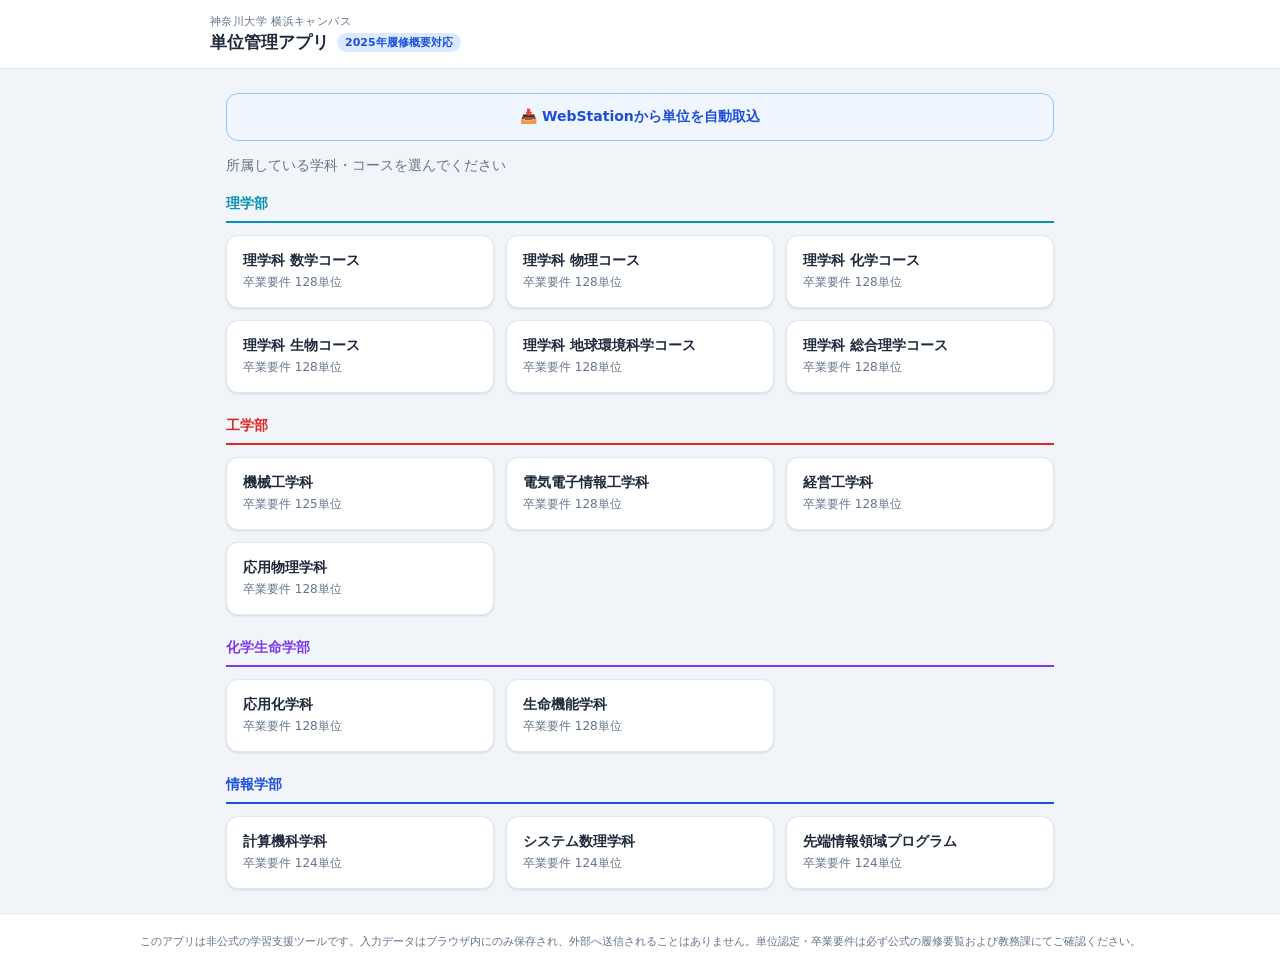
<file: yokohama/index.html>
<!DOCTYPE html>
<html lang="ja">
<head>
  <meta charset="UTF-8">
  <meta name="viewport" content="width=device-width, initial-scale=1.0">
  <title>単位管理 — 神奈川大学横浜キャンパス</title>
  <link rel="stylesheet" href="style.css">
</head>
<body>
  <header>
    <div class="header-inner">
      <div class="header-text">
        <p class="header-sub">神奈川大学 横浜キャンパス</p>
        <h1>単位管理アプリ <span class="year-badge">2025年履修概要対応</span></h1>
      </div>
    </div>
  </header>

  <main id="app"></main>

  <footer>
    <p>このアプリは非公式の学習支援ツールです。入力データはブラウザ内にのみ保存され、外部へ送信されることはありません。単位認定・卒業要件は必ず公式の履修要覧および教務課にてご確認ください。</p>
  </footer>

  <script>
'use strict';

// is.gd を利用してURLを短縮（APIキー不要）

const KYOYO_RIKA = [
  { id: 'fys',   label: '初年次ゼミナール（FYS）', min: 2 },
  { id: 'fl',    label: '外国語科目（英語）',       min: 8 },
  { id: 'hum',   label: '人文の分野',              min: 4 },
  { id: 'soc',   label: '社会の分野',              min: 4 },
  { id: 'nat',   label: '自然の分野',              min: 4 },
  { id: 'jink',  label: '人間形成の分野',          min: 2 },
  { id: 'bunya', label: '分野横断テーマ科目',       min: 2 },
  { id: 'ext',   label: 'その他教養科目',           min: 0 },
];

const KYOYO_CHEM = [
  { id: 'fys',    label: '初年次ゼミナール（FYS）', min: 2 },
  { id: 'fl',     label: '外国語科目（英語）',       min: 8 },
  { id: 'hum',    label: '人文の分野',              min: 4 },
  { id: 'soc',    label: '社会の分野',              min: 4 },
  { id: 'nat',    label: '自然の分野',              min: 4 },
  { id: 'gendai', label: '現代社会と市民',          min: 2 },
  { id: 'ext',    label: 'その他教養科目',           min: 0 },
];

const A_GUN = [
  { id: 'a_zemi',   label: '理学ゼミナール', min: 2, group: 'A群（必修）' },
  { id: 'a_sotsu1', label: '卒業研究Ⅰ',     min: 4, group: 'A群（必修）' },
  { id: 'a_sotsu2', label: '卒業研究Ⅱ',     min: 4, group: 'A群（必修）' },
  { id: 'a_rink1',  label: '輪講Ⅰ',         min: 1, group: 'A群（必修）' },
  { id: 'a_rink2',  label: '輪講Ⅱ',         min: 1, group: 'A群（必修）' },
];

const DEPTS = [

  // ===== 理学部 =====
  {
    id: 'rika_math', faculty: '理学部', fcolor: '#0891b2',
    name: '理学科 数学コース', total: 128,
    kyoyo: { label: '共通教養科目', required: 32, items: KYOYO_RIKA },
    senkou: {
      label: '専攻科目', required: 96,
      sectionChecks: [
        { label: 'A群（必修）12単位以上', ids: ['a_zemi','a_sotsu1','a_sotsu2','a_rink1','a_rink2'], target: 12 },
        { label: 'B群（必修）6単位以上', ids: ['b_hissu'], target: 6 },
        { label: 'B群（選択必修）24単位以上', ids: ['b_sel'], target: 24 },
      ],
      items: [
        ...A_GUN,
        { id: 'b_hissu', label: 'B群必修科目', min: 6, group: 'B群（必修）' },
        { id: 'b_sel',   label: 'B群選択必修科目', min: 24, group: 'B群（選択必修）' },
        { id: 'bc_etc',  label: 'B群・C群その他選択科目', min: 0, group: 'B群・C群（その他）' },
      ],
    },
    shinkyu: null,
  },

  {
    id: 'rika_phys', faculty: '理学部', fcolor: '#0891b2',
    name: '理学科 物理コース', total: 128,
    kyoyo: { label: '共通教養科目', required: 32, items: KYOYO_RIKA },
    senkou: {
      label: '専攻科目', required: 96,
      sectionChecks: [
        { label: 'A群（必修）12単位以上', ids: ['a_zemi','a_sotsu1','a_sotsu2','a_rink1','a_rink2'], target: 12 },
        { label: 'B群（物理系必修）18単位以上', ids: ['b_phys'], target: 18 },
        { label: 'B群（選択必修）22単位以上', ids: ['b_sel'], target: 22 },
      ],
      items: [
        ...A_GUN,
        { id: 'b_phys', label: 'B群物理系必修科目', min: 18, group: 'B群（物理系必修）' },
        { id: 'b_sel',  label: 'B群選択必修科目', min: 22, group: 'B群（選択必修）' },
        { id: 'bc_etc', label: 'B群・C群その他選択科目', min: 0, group: 'B群・C群（その他）' },
      ],
    },
    shinkyu: null,
  },

  {
    id: 'rika_chem', faculty: '理学部', fcolor: '#0891b2',
    name: '理学科 化学コース', total: 128,
    kyoyo: { label: '共通教養科目', required: 32, items: KYOYO_RIKA },
    senkou: {
      label: '専攻科目', required: 96,
      sectionChecks: [
        { label: 'A群（必修）12単位以上', ids: ['a_zemi','a_sotsu1','a_sotsu2','a_rink1','a_rink2'], target: 12 },
        { label: 'B群（化学系必修）21単位以上', ids: ['b_chem'], target: 21 },
        { label: 'B群（選択）30単位以上', ids: ['b_sel'], target: 30 },
      ],
      items: [
        ...A_GUN,
        { id: 'b_chem', label: 'B群化学系必修科目', min: 21, group: 'B群（化学系必修）' },
        { id: 'b_sel',  label: 'B群選択科目', min: 30, group: 'B群（選択）' },
        { id: 'c_etc',  label: 'C群関連科目', min: 0, group: 'C群（関連）' },
      ],
    },
    shinkyu: null,
  },

  {
    id: 'rika_bio', faculty: '理学部', fcolor: '#0891b2',
    name: '理学科 生物コース', total: 128,
    kyoyo: { label: '共通教養科目', required: 32, items: KYOYO_RIKA },
    senkou: {
      label: '専攻科目', required: 96,
      sectionChecks: [
        { label: 'A群（必修）12単位以上', ids: ['a_zemi','a_sotsu1','a_sotsu2','a_rink1','a_rink2'], target: 12 },
        { label: 'B群（生物コース必修）14単位以上', ids: ['b_bio'], target: 14 },
        { label: 'B群・C群（選択）48単位以上', ids: ['bc_sel'], target: 48 },
      ],
      items: [
        ...A_GUN,
        { id: 'b_bio',  label: 'B群生物コース必修科目', min: 14, group: 'B群（生物コース必修）' },
        { id: 'bc_sel', label: 'B群・C群選択科目', min: 48, group: 'B群・C群（選択）' },
      ],
    },
    shinkyu: null,
  },

  {
    id: 'rika_earth', faculty: '理学部', fcolor: '#0891b2',
    name: '理学科 地球環境科学コース', total: 128,
    kyoyo: { label: '共通教養科目', required: 32, items: KYOYO_RIKA },
    senkou: {
      label: '専攻科目', required: 96,
      sectionChecks: [
        { label: 'A群（必修）12単位以上', ids: ['a_zemi','a_sotsu1','a_sotsu2','a_rink1','a_rink2'], target: 12 },
        { label: 'B群（地球環境科学系必修）20単位以上', ids: ['b_earth'], target: 20 },
      ],
      items: [
        ...A_GUN,
        { id: 'b_earth', label: 'B群地球環境科学系必修科目', min: 20, group: 'B群（地球環境科学系必修）' },
        { id: 'bc_etc',  label: 'B群・C群選択科目', min: 0, group: 'B群・C群（選択）' },
      ],
    },
    shinkyu: null,
  },

  {
    id: 'rika_sogo', faculty: '理学部', fcolor: '#0891b2',
    name: '理学科 総合理学コース', total: 128,
    kyoyo: { label: '共通教養科目', required: 32, items: KYOYO_RIKA },
    senkou: {
      label: '専攻科目', required: 96,
      sectionChecks: [
        { label: 'A群（必修）12単位以上', ids: ['a_zemi','a_sotsu1','a_sotsu2','a_rink1','a_rink2'], target: 12 },
        { label: 'B群（総合理学系必修）16単位以上', ids: ['b_sogo'], target: 16 },
      ],
      items: [
        ...A_GUN,
        { id: 'b_sogo', label: 'B群総合理学系必修科目', min: 16, group: 'B群（総合理学系必修）' },
        { id: 'bc_etc', label: 'B群・C群選択科目', min: 0, group: 'B群・C群（選択）' },
      ],
    },
    shinkyu: null,
  },

  // ===== 工学部 =====
  {
    id: 'mech', faculty: '工学部', fcolor: '#dc2626',
    name: '機械工学科', total: 125,
    kyoyo: { label: '共通教養科目', required: 32, items: KYOYO_RIKA },
    senkou: {
      label: '専攻科目', required: 93,
      sectionChecks: [
        { label: '専門基礎必修13単位以上', ids: ['kiso_hissu'], target: 13 },
        { label: '専門必修8単位以上', ids: ['senko_hissu'], target: 8 },
        { label: '専門選択必修38単位以上', ids: ['senko_sel'], target: 38 },
      ],
      items: [
        { id: 'kiso_hissu',  label: '専門基礎必修科目', min: 13, group: '専門基礎必修' },
        { id: 'senko_hissu', label: '専門必修科目', min: 8, group: '専門必修' },
        { id: 'senko_sel',   label: '専門選択必修科目', min: 38, group: '専門選択必修' },
        { id: 'sel_kanren',  label: '選択科目・関連科目', min: 0, group: '選択・関連' },
      ],
    },
    shinkyu: null,
  },

  {
    id: 'eee', faculty: '工学部', fcolor: '#dc2626',
    name: '電気電子情報工学科', total: 128,
    kyoyo: { label: '共通教養科目', required: 32, items: KYOYO_RIKA },
    senkou: {
      label: '専攻科目', required: 96,
      sectionChecks: [
        { label: '基礎科目17単位以上', ids: ['kiso'], target: 17 },
        { label: '必修科目42単位以上', ids: ['hissu'], target: 42 },
        { label: '倫理科目2単位以上', ids: ['rinri'], target: 2 },
        { label: '専門基礎選択11単位以上', ids: ['senmon_kiso'], target: 11 },
        { label: '選択科目24単位以上', ids: ['sentaku'], target: 24 },
      ],
      items: [
        { id: 'kiso',        label: '基礎科目（17単位）', min: 17, group: '基礎科目' },
        { id: 'hissu',       label: '必修科目（42単位）', min: 42, group: '必修科目' },
        { id: 'rinri',       label: '技術者倫理または情報と倫理', min: 2, group: '倫理科目' },
        { id: 'senmon_kiso', label: '専門基礎選択科目', min: 11, group: '専門基礎選択' },
        { id: 'sentaku',     label: '選択科目', min: 24, group: '選択科目' },
      ],
    },
    shinkyu: null,
  },

  {
    id: 'keiei_ko', faculty: '工学部', fcolor: '#dc2626',
    name: '経営工学科', total: 128,
    kyoyo: { label: '共通教養科目', required: 32, items: KYOYO_RIKA },
    senkou: {
      label: '専攻科目', required: 96,
      sectionChecks: [
        { label: '基礎科目8単位以上', ids: ['kiso'], target: 8 },
        { label: '必修科目2単位以上', ids: ['hissu'], target: 2 },
        { label: '選択必修38単位以上', ids: ['sel_hissu'], target: 38 },
        { label: 'A群（グローバルエンジニア系）8単位以上', ids: ['a_global'], target: 8 },
        { label: 'B群（経営デザイン系）8単位以上', ids: ['b_keiei'], target: 8 },
        { label: 'C群（社会デザイン系）8単位以上', ids: ['c_shakai'], target: 8 },
      ],
      items: [
        { id: 'kiso',      label: '基礎科目', min: 8, group: '基礎・必修' },
        { id: 'hissu',     label: '必修科目', min: 2, group: '基礎・必修' },
        { id: 'sel_hissu', label: '選択必修科目', min: 38, group: '選択必修' },
        { id: 'a_global',  label: 'A群（グローバルエンジニア系）', min: 8, group: 'A〜D群選択' },
        { id: 'b_keiei',   label: 'B群（経営デザイン系）', min: 8, group: 'A〜D群選択' },
        { id: 'c_shakai',  label: 'C群（社会デザイン系）', min: 8, group: 'A〜D群選択' },
        { id: 'd_etc',     label: 'D群・その他選択科目', min: 0, group: 'A〜D群選択' },
        { id: 'kanren',    label: '関連科目', min: 0, group: '関連科目' },
      ],
    },
    shinkyu: null,
  },

  {
    id: 'appphys', faculty: '工学部', fcolor: '#dc2626',
    name: '応用物理学科', total: 128,
    kyoyo: { label: '共通教養科目', required: 32, items: KYOYO_RIKA },
    senkou: {
      label: '専攻科目', required: 96,
      sectionChecks: [
        { label: '専門基礎必修20単位以上', ids: ['kiso_hissu'], target: 20 },
        { label: '専門基礎選択10単位以上', ids: ['kiso_sel'], target: 10 },
        { label: '専門必修20単位以上', ids: ['senmon_hissu'], target: 20 },
        { label: '専門プログラム科目8単位以上', ids: ['program'], target: 8 },
      ],
      items: [
        { id: 'kiso_hissu',   label: '専門基礎必修科目', min: 20, group: '専門基礎必修' },
        { id: 'kiso_sel',     label: '専門基礎選択科目', min: 10, group: '専門基礎選択' },
        { id: 'senmon_hissu', label: '専門必修科目', min: 20, group: '専門必修' },
        { id: 'program',      label: '専門プログラム科目', min: 8, group: '専門プログラム' },
        { id: 'kanren',       label: '関連科目・その他選択', min: 0, group: '関連・選択' },
      ],
    },
    shinkyu: null,
  },

  // ===== 化学生命学部 =====
  {
    id: 'appchem', faculty: '化学生命学部', fcolor: '#7c3aed',
    name: '応用化学科', total: 128,
    kyoyo: { label: '共通教養科目', required: 32, items: KYOYO_CHEM },
    senkou: {
      label: '専攻科目', required: 96,
      sectionChecks: [
        { label: '学科必修44単位以上', ids: ['gakka_hissu'], target: 44 },
        { label: '学部共通必修6単位以上', ids: ['gakubu_hissu'], target: 6 },
        { label: '学部共通選択必修4単位以上', ids: ['gakubu_sel'], target: 4 },
        { label: '学科選択22単位以上', ids: ['gakka_sel'], target: 22 },
      ],
      items: [
        { id: 'gakka_hissu',  label: '学科必修科目（44単位）', min: 44, group: '学科必修' },
        { id: 'gakubu_hissu', label: '学部共通必修科目（6単位）', min: 6, group: '学部共通' },
        { id: 'gakubu_sel',   label: '学部共通選択必修（4単位）', min: 4, group: '学部共通' },
        { id: 'gakka_sel',    label: '学科選択科目（22単位）', min: 22, group: '学科選択' },
        { id: 'kanren',       label: '関連科目（上限20単位まで算入）', min: 0, group: '関連科目' },
      ],
    },
    shinkyu: null,
  },

  {
    id: 'lifesci', faculty: '化学生命学部', fcolor: '#7c3aed',
    name: '生命機能学科', total: 128,
    kyoyo: { label: '共通教養科目', required: 32, items: KYOYO_CHEM },
    senkou: {
      label: '専攻科目', required: 96,
      sectionChecks: [
        { label: '学科必修44単位以上', ids: ['gakka_hissu'], target: 44 },
        { label: '学部共通必修6単位以上', ids: ['gakubu_hissu'], target: 6 },
        { label: '学部共通選択必修4単位以上', ids: ['gakubu_sel'], target: 4 },
        { label: '学科選択22単位以上', ids: ['gakka_sel'], target: 22 },
      ],
      items: [
        { id: 'gakka_hissu',  label: '学科必修科目（44単位）', min: 44, group: '学科必修' },
        { id: 'gakubu_hissu', label: '学部共通必修科目（6単位）', min: 6, group: '学部共通' },
        { id: 'gakubu_sel',   label: '学部共通選択必修（4単位）', min: 4, group: '学部共通' },
        { id: 'gakka_sel',    label: '学科選択科目（22単位）', min: 22, group: '学科選択' },
        { id: 'kanren',       label: '関連科目（上限20単位まで算入）', min: 0, group: '関連科目' },
      ],
    },
    shinkyu: null,
  },

  // ===== 情報学部 =====
  {
    id: 'cs', faculty: '情報学部', fcolor: '#1d4ed8',
    name: '計算機科学科', total: 124,
    kyoyo: { label: '共通教養科目', required: 32, items: KYOYO_RIKA },
    senkou: {
      label: '専攻科目', required: 92,
      sectionChecks: [
        { label: '必修科目46単位以上', ids: ['hissu'], target: 46 },
        { label: '選択必修科目14単位以上', ids: ['sel_hissu'], target: 14 },
        { label: '選択科目32単位以上', ids: ['sentaku'], target: 32 },
      ],
      items: [
        { id: 'hissu',     label: '必修科目（46単位）', min: 46, group: '必修科目' },
        { id: 'sel_hissu', label: '選択必修科目（14単位）', min: 14, group: '選択必修科目' },
        { id: 'sentaku',   label: '選択科目（32単位）', min: 32, group: '選択科目' },
      ],
    },
    shinkyu: null,
  },

  {
    id: 'math_sys', faculty: '情報学部', fcolor: '#1d4ed8',
    name: 'システム数理学科', total: 124,
    kyoyo: { label: '共通教養科目', required: 32, items: KYOYO_RIKA },
    senkou: {
      label: '専攻科目', required: 92,
      sectionChecks: [
        { label: '必修科目42単位以上', ids: ['hissu'], target: 42 },
        { label: 'B群（高信頼システム科目群）10単位以上', ids: ['b_grp'], target: 10 },
        { label: 'C群（セキュアシステム科目群）10単位以上', ids: ['c_grp'], target: 10 },
        { label: 'D群（データ分析システム科目群）10単位以上', ids: ['d_grp'], target: 10 },
      ],
      items: [
        { id: 'hissu',   label: '必修科目（42単位）', min: 42, group: '必修科目' },
        { id: 'b_grp',   label: 'B群 高信頼システム科目群', min: 10, group: '科目群選択' },
        { id: 'c_grp',   label: 'C群 セキュアシステム科目群', min: 10, group: '科目群選択' },
        { id: 'd_grp',   label: 'D群 データ分析システム科目群', min: 10, group: '科目群選択' },
        { id: 'sel_etc', label: 'その他選択科目', min: 0, group: '選択科目' },
      ],
    },
    shinkyu: null,
  },

  {
    id: 'adv_info', faculty: '情報学部', fcolor: '#1d4ed8',
    name: '先端情報領域プログラム', total: 124,
    kyoyo: { label: '共通教養科目', required: 32, items: KYOYO_RIKA },
    senkou: {
      label: '専攻科目', required: 92,
      sectionChecks: [
        { label: '情報数学系必修30単位以上', ids: ['math_hissu'], target: 30 },
        { label: 'プログラミング系必修16単位以上', ids: ['prog_hissu'], target: 16 },
        { label: '選択必修10単位以上', ids: ['sel_hissu'], target: 10 },
        { label: '卒業研究・ゼミナール16単位以上', ids: ['sotsu'], target: 16 },
      ],
      items: [
        { id: 'math_hissu', label: '情報数学系必修科目（30単位）', min: 30, group: '情報数学系必修' },
        { id: 'prog_hissu', label: 'プログラミング系必修科目（16単位）', min: 16, group: 'プログラミング系必修' },
        { id: 'sel_hissu',  label: '選択必修科目（10単位）', min: 10, group: '選択必修' },
        { id: 'sotsu',      label: '卒業研究Ⅰ・Ⅱ・輪講Ⅰ・Ⅱ・情報ゼミナール', min: 16, group: '卒業研究・ゼミナール' },
        { id: 'sentaku',    label: 'その他選択科目', min: 0, group: '選択科目' },
      ],
    },
    shinkyu: null,
  },
];

// ── State ──
let currentDeptId = null;
let wsReferenceRows = null;

function storageKey(deptId, sec, itemId) {
  return `kgnu_yoko_${deptId}_${sec}_${itemId}`;
}
function getCredit(deptId, sec, itemId) {
  return Math.max(0, parseInt(localStorage.getItem(storageKey(deptId, sec, itemId)) || '0', 10));
}
function saveCredit(deptId, sec, itemId, val) {
  localStorage.setItem(storageKey(deptId, sec, itemId), Math.max(0, val));
}

function calcSection(dept, sec, secName) {
  let total = 0;
  const items = sec.items.map(item => {
    const earned = getCredit(dept.id, secName, item.id);
    total += earned;
    return { ...item, earned };
  });
  const groupChecks = (sec.sectionChecks || []).map(gc => {
    const sum = gc.ids.reduce((a, id) => a + getCredit(dept.id, secName, id), 0);
    return { ...gc, earned: sum, met: sum >= gc.target };
  });
  return { items, total, required: sec.required, met: total >= sec.required, groupChecks };
}

function calcAll(dept) {
  const kyoyo  = calcSection(dept, dept.kyoyo,  'kyoyo');
  const senkou = calcSection(dept, dept.senkou, 'senkou');
  const total  = kyoyo.total + senkou.total;
  return { kyoyo, senkou, total, required: dept.total, met: total >= dept.total };
}

function renderSelect() {
  currentDeptId = null;
  const faculties = {};
  DEPTS.forEach(d => { (faculties[d.faculty] = faculties[d.faculty] || []).push(d); });

  let html = '<div class="select-view">';
  if (window._wsImport) {
    html += '<div class="ws-import-banner">📥 WebStationのデータを検出しました。学科を選択すると単位を自動で取り込みます。</div>';
  } else {
    html += '<button class="ws-guide-btn" onclick="showWsGuide()">📥 WebStationから単位を自動取込</button>';
  }
  html += '<p class="select-intro">所属している学科・コースを選んでください</p><div class="faculties">';

  for (const [fac, depts] of Object.entries(faculties)) {
    const fcolor = depts[0].fcolor;
    html += `<div class="faculty-group">
      <h2 class="faculty-title" style="border-color:${fcolor};color:${fcolor}">${fac}</h2>
      <div class="dept-cards">`;

    depts.forEach(d => {
      const prog = calcAll(d);
      const pct  = Math.min(100, prog.required ? Math.round(prog.total / prog.required * 100) : 0);
      html += `<button class="dept-card" onclick="selectDept('${d.id}')">
        <div class="dept-name">${d.name}</div>
        <div class="dept-total">卒業要件 ${d.total}単位</div>
        ${prog.total > 0 ? `<div class="mini-progress">
          <div class="mini-bar"><div class="mini-fill${prog.met ? ' done' : ''}" style="width:${pct}%"></div></div>
          <span class="mini-pct">${prog.total} / ${prog.required} 単位</span>
        </div>` : ''}
      </button>`;
    });

    html += '</div></div>';
  }

  html += '</div></div>';
  document.getElementById('app').innerHTML = html;
  syncRefBtn();
}

function renderDetail(deptId, isShared) {
  const dept = DEPTS.find(d => d.id === deptId);
  if (!dept) { renderSelect(); return; }
  currentDeptId = deptId;

  if (window._wsImport && !isShared) {
    const matched = applyWebStationImport(deptId, window._wsImport);
    window._wsImport = null;
    history.replaceState(null, '', location.pathname);
    setTimeout(() => showToast(matched > 0 ? matched + '科目の単位を取り込みました' : '一致する科目が見つかりませんでした'), 600);
  }

  const prog    = calcAll(dept);
  const pct     = Math.min(100, Math.round(prog.total / prog.required * 100));
  const fillCls = prog.met ? 'done' : pct >= 50 ? 'mid' : 'low';

  const sharedBanner = isShared
    ? '<div class="shared-banner">共有された単位データを表示中 — 編集して自分の単位を入力できます</div>'
    : '';

  let html = `<div class="detail-view">
    ${sharedBanner}
    <div class="detail-top-bar">
      <button class="back-btn" onclick="renderSelect()">← 学科を変更</button>
      <div class="detail-top-actions">
        ${!isShared ? '<button class="ws-import-btn-sm" onclick="showWsGuide()">📥 自動取込</button>' : ''}
        <button class="share-btn" onclick="copyShareLink('${dept.id}')">リンクを共有</button>
      </div>
    </div>
    <div class="dept-header" style="--fcolor:${dept.fcolor}">
      <div class="dept-header-faculty">${dept.faculty}</div>
      <h2 class="dept-header-name">${dept.name}</h2>
      <div class="total-progress">
        <div class="total-nums">
          <span class="total-earned">${prog.total}</span>
          <span class="total-sep">/</span>
          <span class="total-req">${prog.required}単位</span>
          ${prog.met
            ? '<span class="badge-done">卒業要件達成！</span>'
            : `<span class="remaining">残り ${prog.required - prog.total} 単位</span>`}
        </div>
        <div class="progress-bar">
          <div class="progress-fill ${fillCls}" style="width:${pct}%"></div>
        </div>
      </div>
    </div>`;

  html += renderSectionHTML(dept, dept.kyoyo,  'kyoyo',  prog.kyoyo);
  html += renderSectionHTML(dept, dept.senkou, 'senkou', prog.senkou);
  html += '<p class="disclaimer">※ このアプリは非公式です。地球環境科学コース・総合理学コース・応用物理学科の一部要件は推定値を含みます。単位認定・卒業要件は必ず公式の履修要覧および教務課でご確認ください。</p>';
  html += '</div>';

  document.getElementById('app').innerHTML = html;
  syncRefBtn();
}

function renderSectionHTML(dept, sec, secName, calc) {
  let html = `<div class="section">
    <div class="section-header">
      <h3 class="section-title">${sec.label}</h3>
      <span class="${calc.met ? 'nums-met' : 'nums-unmet'}">${calc.total} / ${calc.required} 単位</span>
    </div>`;

  if (calc.groupChecks.length > 0) {
    html += '<div class="group-checks">';
    calc.groupChecks.forEach(gc => {
      html += `<div class="group-check ${gc.met ? 'met' : 'unmet'}">
        <span class="check-icon">${gc.met ? '✓' : '○'}</span>
        <span>${gc.label}</span>
        <span class="check-nums">${gc.earned} / ${gc.target}</span>
      </div>`;
    });
    html += '</div>';
  }

  const hasGroups = calc.items.some(i => i.group);
  if (hasGroups) {
    const groups = {};
    calc.items.forEach(item => {
      const g = item.group || 'その他';
      (groups[g] = groups[g] || []).push(item);
    });
    for (const [gname, items] of Object.entries(groups)) {
      html += `<div class="item-group"><div class="item-group-label">${gname}</div>`;
      items.forEach(item => { html += renderItemHTML(dept, secName, item); });
      html += '</div>';
    }
  } else {
    calc.items.forEach(item => { html += renderItemHTML(dept, secName, item); });
  }

  html += '</div>';
  return html;
}

function renderItemHTML(dept, secName, item) {
  const status = item.min === 0 ? 'na'
               : item.earned >= item.min ? 'met'
               : item.earned > 0 ? 'partial'
               : 'empty';
  const icon   = status === 'met' ? '✓' : status === 'na' ? '—' : status === 'partial' ? '○' : '×';
  const reqTxt = item.min > 0 ? `必要: ${item.min}単位` : '（任意）';

  return `<div class="credit-item status-${status}">
    <span class="item-icon">${icon}</span>
    <div class="item-info">
      <span class="item-label">${item.label}</span>
      <span class="item-req">${reqTxt}</span>
    </div>
    <div class="item-input-wrap">
      <button class="inc-btn" onclick="adjustCredit('${dept.id}','${secName}','${item.id}',-1)">－</button>
      <input type="number" class="credit-input" value="${item.earned}" min="0" max="120" step="1"
        onchange="changeCredit('${dept.id}','${secName}','${item.id}',this.value)">
      <button class="inc-btn" onclick="adjustCredit('${dept.id}','${secName}','${item.id}',1)">＋</button>
    </div>
  </div>`;
}

function selectDept(id) {
  renderDetail(id);
  window.scrollTo({ top: 0, behavior: 'smooth' });
}

function changeCredit(deptId, sec, itemId, val) {
  saveCredit(deptId, sec, itemId, parseInt(val, 10) || 0);
  refreshDetail(deptId);
}

function adjustCredit(deptId, sec, itemId, delta) {
  const cur = getCredit(deptId, sec, itemId);
  saveCredit(deptId, sec, itemId, cur + delta);
  refreshDetail(deptId);
}

let _rafPending = false;
function refreshDetail(deptId) {
  if (_rafPending) return;
  _rafPending = true;
  requestAnimationFrame(() => {
    _rafPending = false;
    const scrollY = window.scrollY;
    renderDetail(deptId);
    window.scrollTo(0, scrollY);
  });
}

async function copyShareLink(deptId) {
  const dept = DEPTS.find(d => d.id === deptId);
  if (!dept) return;
  const SECS = ['kyoyo', 'senkou'];
  const dIdx = DEPTS.indexOf(dept);
  const parts = [];
  SECS.forEach((sec, sIdx) => {
    const section = dept[sec];
    if (!section) return;
    section.items.forEach((item, iIdx) => {
      const v = getCredit(deptId, sec, item.id);
      if (v > 0) parts.push(sIdx + '-' + iIdx + '=' + v);
    });
  });
  const fullUrl = location.origin + location.pathname + '#share=v2:' + dIdx + '~~' + parts.join(',');
  let urlToCopy = fullUrl;
  try {
    const res = await fetch('https://tinyurl.com/api-create.php?url=' + encodeURIComponent(fullUrl));
    const short = await res.text();
    if (short.startsWith('https://tinyurl.com/')) urlToCopy = short.trim();
  } catch (e) {}
  navigator.clipboard.writeText(urlToCopy).then(() => {
    showToast('リンクをコピーしました！');
  }).catch(() => {
    prompt('このURLをコピーしてください:', urlToCopy);
  });
}

function showToast(msg) {
  const el = document.createElement('div');
  el.className = 'share-toast';
  el.textContent = msg;
  document.body.appendChild(el);
  requestAnimationFrame(() => { el.classList.add('visible'); });
  setTimeout(() => {
    el.classList.remove('visible');
    setTimeout(() => el.remove(), 300);
  }, 2500);
}

function loadShareFromHash() {
  const hash = location.hash;
  if (!hash.startsWith('#share=')) return false;
  try {
    const payload = hash.slice(7);
    let data;
    if (payload.startsWith('v2:')) {
      const SECS = ['kyoyo', 'senkou'];
      const body = payload.slice(3);
      const t1 = body.indexOf('~'), t2 = body.indexOf('~', t1 + 1);
      const dept = DEPTS[parseInt(body.slice(0, t1))];
      if (!dept) return false;
      const credits = {};
      const creditStr = body.slice(t2 + 1);
      if (creditStr) {
        creditStr.split(',').forEach(e => {
          const dash = e.indexOf('-'), eq = e.indexOf('=');
          const sec = SECS[parseInt(e.slice(0, dash))];
          const section = dept[sec];
          if (!section) return;
          const item = section.items[parseInt(e.slice(dash + 1, eq))];
          if (!item) return;
          credits[sec + '__' + item.id] = parseInt(e.slice(eq + 1));
        });
      }
      data = { d: dept.id, cr: credits };
    } else {
      data = JSON.parse(decodeURIComponent(escape(atob(payload))));
    }
    const dept = DEPTS.find(d => d.id === data.d);
    if (!dept) return false;
    Object.entries(data.cr || {}).forEach(([key, val]) => {
      const [secId, itemId] = key.split('__');
      localStorage.setItem(storageKey(data.d, secId, itemId), val);
    });
    renderDetail(data.d, true);
    history.replaceState(null, '', location.pathname);
    return true;
  } catch (e) {
    return false;
  }
}

function normCourse(s) {
  return s.replace(/[！-～]/g, c => String.fromCharCode(c.charCodeAt(0) - 0xFEE0))
          .replace(/[　\s（()）[\]【】・]/g, '').toLowerCase();
}

function getItemKeyword(label) {
  return (label || '').replace(/（[^）]*）/g, '').replace(/の分野$/, '').replace(/科目$/, '').replace(/と市民$/, '').trim();
}

function applyWebStationImport(deptId, courses) {
  const dept = DEPTS.find(d => d.id === deptId);
  if (!dept) return 0;
  let matched = 0;
  const used = new Set();
  ['kyoyo', 'senkou'].forEach(sec => {
    const section = dept[sec];
    if (!section) return;
    const minKwLen = sec === 'kyoyo' ? 2 : 4;
    const selectedCourse = dept.courseSelect ? (localStorage.getItem(dept.courseSelect.storageKey) || '') : '';
    const sortedItems = [...section.items].sort((a, b) => {
      if (a.wsMatchAll && !b.wsMatchAll) return 1;
      if (!a.wsMatchAll && b.wsMatchAll) return -1;
      return normCourse(getItemKeyword(b.label || '')).length - normCourse(getItemKeyword(a.label || '')).length;
    });
    sortedItems.forEach(item => {
      const normId = normCourse(item.id);
      const kw = normCourse(getItemKeyword(item.label || ''));
      let totalCredits = 0;
      const matchIndices = [];
      for (let i = 0; i < courses.length; i++) {
        if (used.has(i)) continue;
        const [wsName, credits, wsCat, wsBigCat] = courses[i];
        const bigCat = wsBigCat || '';
        if (sec === 'kyoyo' && !bigCat.includes('共通教養')) continue;
        if (sec === 'senkou' && bigCat.includes('共通教養')) continue;
        const normCat = normCourse(wsCat || '');
        const byName = wsName === normId || wsName.includes(normId) || normId.includes(wsName);
        let byCat = false;
        if (item.wsCats) {
          byCat = item.wsCats.some(c => normCat.includes(normCourse(c)));
        } else if (item.wsCourseKeyword) {
          const ckw = selectedCourse ? (item.wsCourseKeyword[selectedCourse] || '') : '';
          byCat = ckw.length > 0 && normCat.includes(normCourse(ckw));
        } else if (item.wsMatchAll) {
          byCat = normCat.includes('展開科目');
        } else {
          byCat = kw.length >= minKwLen && normCat.length > 0 && normCat.includes(kw);
        }
        if (byName || byCat) { totalCredits += credits; matchIndices.push(i); }
      }
      if (matchIndices.length > 0) {
        localStorage.setItem(storageKey(deptId, sec, item.id), totalCredits);
        matched++;
        matchIndices.forEach(i => used.add(i));
      }
    });
  });
  return matched;
}

function loadWsImportFromHash() {
  const hash = location.hash.slice(1);
  if (!hash.includes('ws_import=')) return false;
  try {
    const enc = new URLSearchParams(hash).get('ws_import');
    if (!enc) return false;
    window._wsImport = JSON.parse(decodeURIComponent(escape(atob(enc))));
    return true;
  } catch(e) { return false; }
}

// ── WebStation Helpers ──
function normalizeWsText(text) {
  return text
    .replace(/[！-～]/g, c => String.fromCharCode(c.charCodeAt(0) - 0xFEE0))
    .replace(/　/g, ' ')
    .replace(/\r\n|\r/g, '\n');
}

function escHtml(s) {
  return String(s).replace(/&/g,'&amp;').replace(/</g,'&lt;').replace(/>/g,'&gt;').replace(/"/g,'&quot;');
}

function renderWsPreview(text) {
  const lines = text.split(/\r?\n|\r/);
  let headerIdx = -1, nameCol = 1, passCol = 4, creditsCol = 9, catCol = 6, bigCatCol = 5;
  for (let i = 0; i < lines.length; i++) {
    const cells = lines[i].split('\t').map(c => c.trim());
    const pi = cells.indexOf('合否');
    if (pi !== -1) {
      headerIdx = i; passCol = pi;
      nameCol = Math.max(0, cells.indexOf('開講科目'));
      creditsCol = cells.findIndex(c => c === '単位数' || c === '単位');
      catCol = cells.findIndex(c => c.includes('中区分'));
      bigCatCol = cells.findIndex(c => c.includes('大区分'));
      if (creditsCol === -1) creditsCol = 9;
      if (catCol === -1) catCol = 6;
      if (bigCatCol === -1) bigCatCol = 5;
      break;
    }
  }
  const prev = document.getElementById('ws-preview');
  if (!prev) return;
  if (headerIdx === -1) {
    wsReferenceRows = null; syncRefBtn();
    prev.innerHTML = '<div class="ws-preview-warn">⚠ 見出し行（「合否」を含む行）が見つかりません。見出し行から選択してコピーしてください。</div>';
    return;
  }
  const allRows = [];
  for (let i = headerIdx + 1; i < lines.length; i++) {
    const cells = lines[i].split('\t').map(c => c.trim());
    const name = cells[nameCol] || '';
    if (!name || name === '開講科目') continue;
    const pass = (cells[passCol] || '').trim();
    const credits = parseFloat(cells[creditsCol] || '');
    if (!name || isNaN(credits)) continue;
    allRows.push({ name, pass, credits, cat: cells[catCol] || '', bigCat: cells[bigCatCol] || '' });
  }
  wsReferenceRows = allRows.length > 0 ? allRows : null;
  syncRefBtn();
  if (allRows.length === 0) {
    prev.innerHTML = '<div class="ws-preview-warn">科目が見つかりませんでした。</div>'; return;
  }
  const okRows = allRows.filter(r => r.pass === '合');
  const totalCr = okRows.reduce((a, r) => a + r.credits, 0);
  let html = `<div class="ws-preview-stat"><span class="ws-stat-ok">✓ 合格 ${okRows.length} 科目・${totalCr} 単位</span>（全 ${allRows.length} 件）</div>`;
  html += '<div class="ws-preview-wrap"><table class="ws-preview-table"><thead><tr><th>大区分</th><th>中区分</th><th>科目名</th><th>単位</th><th>合否</th></tr></thead><tbody>';
  for (const r of allRows) {
    const passed = r.pass === '合';
    html += `<tr class="${passed ? 'ws-row-pass' : 'ws-row-fail'}"><td>${escHtml(r.bigCat)}</td><td>${escHtml(r.cat)}</td><td>${escHtml(r.name)}</td><td>${r.credits}</td><td>${escHtml(r.pass)}</td></tr>`;
  }
  html += '</tbody></table></div>';
  prev.innerHTML = html;
}

function syncRefBtn() {
  const existing = document.getElementById('ws-ref-btn');
  if (wsReferenceRows && currentDeptId !== null) {
    if (!existing) {
      const btn = document.createElement('button');
      btn.id = 'ws-ref-btn';
      btn.className = 'ws-ref-toggle';
      btn.onclick = toggleWsRef;
      btn.textContent = '📋 成績表 (' + wsReferenceRows.length + '科目)';
      document.body.appendChild(btn);
    } else {
      existing.textContent = '📋 成績表 (' + wsReferenceRows.length + '科目)';
    }
  } else {
    if (existing) existing.remove();
  }
}

function toggleWsRef() {
  const existing = document.getElementById('ws-ref-panel');
  if (existing) { existing.remove(); return; }
  if (!wsReferenceRows) return;
  const groups = {};
  wsReferenceRows.forEach(r => { const g = r.bigCat || 'その他'; (groups[g] = groups[g] || []).push(r); });
  let body = '';
  for (const [g, rows] of Object.entries(groups)) {
    body += `<div class="ws-ref-group"><div class="ws-ref-group-label">${escHtml(g)}</div><table class="ws-ref-table"><thead><tr><th>中区分</th><th>科目名</th><th>単位</th><th>合否</th></tr></thead><tbody>`;
    rows.forEach(r => {
      body += `<tr><td class="ws-ref-cat">${escHtml(r.cat)}</td><td class="ws-ref-name">${escHtml(r.name)}</td><td class="ws-ref-cr">${r.credits}</td><td class="ws-ref-pass" style="color:${r.pass==='合'?'#16a34a':'#94a3b8'}">${escHtml(r.pass)}</td></tr>`;
    });
    body += '</tbody></table></div>';
  }
  const panel = document.createElement('div');
  panel.id = 'ws-ref-panel';
  panel.className = 'ws-ref-panel';
  panel.innerHTML = `<div class="ws-ref-header"><span style="font-weight:700;font-size:14px">📋 WebStation 成績表（参照）</span><button class="ws-ref-close" onclick="toggleWsRef()">×</button></div><div class="ws-ref-body">${body}</div>`;
  document.body.appendChild(panel);
}

const WS_BOOKMARKLET = `javascript:(function(){function norm(s){return s.replace(/[！-～]/g,function(c){return String.fromCharCode(c.charCodeAt(0)-0xFEE0)}).replace(/\s/g,'').toLowerCase();}var tables=document.querySelectorAll('table');var belong='';if(tables[0]){tables[0].querySelectorAll('tr').forEach(function(r){var cells=r.querySelectorAll('td');for(var i=0;i<cells.length-1;i++){if(cells[i].textContent.trim()==='所属'){belong=cells[i+1].textContent.trim();}}});}var FACS={'理学部':'https://kgnu-yokohama-rikei.vercel.app/','工学部':'https://kgnu-yokohama-rikei.vercel.app/','化学生命学部':'https://kgnu-yokohama-rikei.vercel.app/','情報学部':'https://kgnu-yokohama-rikei.vercel.app/','経営学部':'https://kgnu-minatomirai-credit.vercel.app/','外国語学部':'https://kgnu-minatomirai-credit.vercel.app/','国際日本学部':'https://kgnu-minatomirai-credit.vercel.app/','法学部':'https://kgnu-yokohama-credit-2.vercel.app/','経済学部':'https://kgnu-yokohama-credit-2.vercel.app/','人間科学部':'https://kgnu-yokohama-credit-2.vercel.app/','建築学部':'https://kgnu-yokohama-credit-2.vercel.app/'};var appUrl=null;for(var f in FACS){if(belong.indexOf(f)>=0){appUrl=FACS[f];break;}}if(!appUrl){alert('「'+belong+'」は対応していません。');return;}var courses=[];if(tables[1]){tables[1].querySelectorAll('tr').forEach(function(r){var cells=r.querySelectorAll('td');if(cells.length<11)return;var name=cells[1].textContent.trim();var pass=cells[4].textContent.trim();var credits=parseFloat(cells[10].textContent.trim());if(pass==='合'&&!isNaN(credits)&&name&&name!=='開講科目')courses.push([norm(name),credits,cells[5].textContent.trim()]);});}if(courses.length===0){alert('修得済み科目が見つかりません。\\n成績・修得単位照会ページで実行してください。');return;}var enc=btoa(unescape(encodeURIComponent(JSON.stringify(courses))));window.open(appUrl+'#ws_import='+enc,'_blank');})();`;

function parseWebStationText(text) {
  const courses = [];
  let nameCol = 1, passCol = 4, creditsCol = 9, catCol = 6, bigCatCol = 5;
  let headerFound = false;
  for (const line of text.split(/\r?\n|\r/)) {
    const cells = line.split('\t').map(c => c.trim());
    if (!headerFound) {
      const pi = cells.indexOf('合否');
      if (pi !== -1) {
        passCol = pi;
        nameCol = Math.max(0, cells.indexOf('開講科目'));
        creditsCol = cells.findIndex(c => c === '単位数' || c === '単位');
        catCol = cells.findIndex(c => c.includes('中区分'));
        bigCatCol = cells.findIndex(c => c.includes('大区分'));
        if (creditsCol === -1) creditsCol = 9;
        if (catCol === -1) catCol = 6;
        if (bigCatCol === -1) bigCatCol = 5;
        headerFound = true;
        continue;
      }
    }
    const name = cells[nameCol] || '';
    const pass = cells[passCol] || '';
    const credits = parseFloat(cells[creditsCol] || '');
    if (pass === '合' && !isNaN(credits) && name && name !== '開講科目') {
      courses.push([normCourse(name), credits, cells[catCol] || '', cells[bigCatCol] || '']);
    }
  }
  return courses;
}

function importFromPaste() {
  const text = normalizeWsText((document.getElementById('ws-paste-area') || {}).value || '');
  if (!text.trim()) {
    alert('テキストが入力されていません。\nWebStationのページをコピーして貼り付けてください。');
    return;
  }
  const courses = parseWebStationText(text);
  if (courses.length === 0) {
    alert('修得済み科目が見つかりませんでした。\nWebStationの「単位修得状況照会」ページで、表の見出し行（「科目大区分」「合否」などの行）から最後の行末まで選択してコピーしてください。');
    return;
  }
  closeWsGuide();
  if (currentDeptId) {
    const matched = applyWebStationImport(currentDeptId, courses);
    renderDetail(currentDeptId);
    setTimeout(() => showToast(matched > 0 ? matched + '科目の単位を取り込みました' : '一致する科目が見つかりませんでした'), 600);
  } else {
    window._wsImport = courses;
    renderSelect();
  }
}

function showWsGuide() {
  const existing = document.getElementById('ws-modal');
  if (existing) existing.remove();
  const overlay = document.createElement('div');
  overlay.id = 'ws-modal';
  overlay.className = 'ws-modal-overlay';
  overlay.innerHTML = `<div class="ws-modal">
    <div class="ws-modal-header">
      <span class="ws-modal-title">📥 WebStationから単位を取込</span>
      <button class="ws-modal-close" onclick="closeWsGuide()">×</button>
    </div>
    <div class="ws-steps">
      <div class="ws-step">
        <div class="ws-step-num">1</div>
        <div class="ws-step-body">
          <div class="ws-step-title">WebStationで「単位修得状況照会」を開く</div>
          <div class="ws-step-desc">WebStationにログインして「教務/授業関連 → 成績 → 単位修得状況照会」のページを開く</div>
          <a href="https://www.kanagawa-u.ac.jp/webstation/" target="_blank" rel="noopener" class="ws-link-btn">🌐 WebStation を開く ↗</a>
        </div>
      </div>
      <div class="ws-step">
        <div class="ws-step-num">2</div>
        <div class="ws-step-body">
          <div class="ws-step-title">表の<b>見出し行</b>から最後の行末までを選択してコピー</div>
          <div class="ws-step-desc">下の赤い範囲をドラッグで選択 → <b>Ctrl+C</b>（Mac: <b>Cmd+C</b>）<br>スマホ: 見出し行を長押し →「すべて選択」→「コピー」</div>
          <div class="ws-copy-example">
            <div class="ws-copy-example-label">▼ コピー開始（見出し行の先頭）</div>
            <div class="ws-copy-table-wrap">
              <table class="ws-copy-table">
                <tr><th>No.</th><th>科目大区分</th><th>科目中区分</th><th>開講科目</th><th>単位数</th><th>…</th><th>合否</th></tr>
                <tr><td>1</td><td>共通教養科目…</td><td>初年次ゼミ…</td><td>ＦＹＳ</td><td>2.0</td><td>…</td><td>合</td></tr>
                <tr><td>2</td><td>共通教養科目…</td><td>外国語科目</td><td>英語I（Ｌ）</td><td>1.0</td><td>…</td><td>合</td></tr>
                <tr class="ws-mid-row"><td colspan="7">︙（中略）</td></tr>
                <tr><td>41</td><td>専攻科目</td><td>展開科目（英語…）</td><td>Ｐｕｂｌｉｃ　Ｓ…</td><td>1.0</td><td>…</td><td>合</td></tr>
              </table>
            </div>
            <div class="ws-copy-example-label-end">▲ コピー終了（最後の行末）</div>
          </div>
        </div>
      </div>
      <div class="ws-step">
        <div class="ws-step-num">3</div>
        <div class="ws-step-body">
          <div class="ws-step-title">下の枠に貼り付けて「取込む」をタップ</div>
          <div class="ws-step-desc">PC: <b>Ctrl+V</b>　スマホ: 枠を長押し →「貼り付け」</div>
        </div>
      </div>
    </div>
    <textarea id="ws-paste-area" class="ws-paste-area" placeholder="コピーしたテキストをここに貼り付け" rows="3"></textarea>
    <div id="ws-preview" class="ws-preview"></div>
    <button class="ws-import-btn" onclick="importFromPaste()">取込む</button>
    <details class="ws-bm-details">
      <summary class="ws-bm-summary">▶ 毎回コピーするのが面倒な方：ブックマークレット設定（上級）</summary>
      <div class="ws-bm-body">
        <p class="ws-step-desc">一度設定するとWebStationで1クリックするだけで自動取込できます</p>
        <a id="ws-drag-link" class="ws-drag-link">🔖 単位取込（PCはここをドラッグ）</a>
        <button class="ws-copy-btn" onclick="copyBookmarklet()">📋 コードをコピー（スマホ向け）</button>
        <p class="ws-drag-hint">スマホ: ブックマーク追加後にURLをコピーしたコードで上書き<br>PC（Chrome）: ブックマークバーを表示してリンクをドラッグ</p>
      </div>
    </details>
  </div>`;
  overlay.addEventListener('click', e => { if (e.target === overlay) closeWsGuide(); });
  document.body.appendChild(overlay);
  document.getElementById('ws-drag-link').href = WS_BOOKMARKLET;
  document.getElementById('ws-paste-area').addEventListener('input', e => renderWsPreview(normalizeWsText(e.target.value)));
}

function closeWsGuide() {
  const el = document.getElementById('ws-modal');
  if (el) el.remove();
}

function copyBookmarklet() {
  navigator.clipboard.writeText(WS_BOOKMARKLET).then(() => {
    showToast('コードをコピーしました！');
  }).catch(() => {
    prompt('このコードをコピーしてください:', WS_BOOKMARKLET);
  });
}

document.addEventListener('DOMContentLoaded', () => {
  loadWsImportFromHash();
  if (!loadShareFromHash()) renderSelect();
});
  </script>
</body>
</html>
</file>
<file: yokohama/style.css>
*, *::before, *::after { box-sizing: border-box; margin: 0; padding: 0; }

:root {
  --bg: #f1f5f9;
  --surface: #ffffff;
  --border: #e2e8f0;
  --text: #1e293b;
  --text-sub: #64748b;
  --green: #16a34a;
  --green-light: #dcfce7;
  --amber: #d97706;
  --amber-light: #fef3c7;
  --red: #dc2626;
  --red-light: #fee2e2;
  --blue-fac: #1d4ed8;
  --green-fac: #15803d;
  --purple-fac: #6d28d9;
  --radius: 12px;
  --shadow: 0 1px 3px rgba(0,0,0,.08), 0 1px 2px rgba(0,0,0,.05);
  --shadow-md: 0 4px 6px -1px rgba(0,0,0,.07), 0 2px 4px -1px rgba(0,0,0,.05);
}

body {
  background: var(--bg);
  color: var(--text);
  font-family: "Hiragino Sans", "Noto Sans JP", system-ui, sans-serif;
  min-height: 100vh;
  display: flex;
  flex-direction: column;
}

/* ── Header ── */
header {
  background: #ffffff;
  border-bottom: 1px solid var(--border);
  padding: 14px 16px;
  position: sticky;
  top: 0;
  z-index: 10;
}
.header-inner { max-width: 860px; margin: 0 auto; }
.header-sub { font-size: 11px; color: var(--text-sub); letter-spacing: .04em; margin-bottom: 2px; }
h1 { font-size: 17px; font-weight: 700; display: flex; align-items: center; gap: 8px; flex-wrap: wrap; }
.year-badge {
  font-size: 11px; font-weight: 600; background: #dbeafe; color: #1d4ed8;
  padding: 2px 8px; border-radius: 20px; white-space: nowrap;
}

/* ── Footer ── */
footer {
  margin-top: auto;
  padding: 20px 16px;
  text-align: center;
  font-size: 11px;
  color: var(--text-sub);
  border-top: 1px solid var(--border);
  background: #fff;
}

/* ── Main ── */
main { flex: 1; max-width: 860px; margin: 0 auto; padding: 24px 16px; width: 100%; }

/* ── WebStation Import Banner ── */
.ws-import-banner {
  background: #dbeafe; color: #1e40af; border: 1.5px solid #93c5fd;
  border-radius: var(--radius); padding: 12px 16px; font-size: 13px; font-weight: 600;
  margin-bottom: 16px; display: flex; align-items: center; gap: 8px;
}

/* ── WebStation Guide Button ── */
.ws-guide-btn {
  display: flex; align-items: center; gap: 8px; justify-content: center;
  width: 100%; background: #eff6ff; border: 1.5px solid #93c5fd;
  border-radius: var(--radius); padding: 14px 16px;
  font-size: 14px; font-weight: 600; color: #1d4ed8;
  cursor: pointer; margin-bottom: 16px; font-family: inherit;
  transition: background .15s;
}
.ws-guide-btn:hover { background: #dbeafe; }

/* ── WebStation Modal ── */
.ws-modal-overlay {
  position: fixed; inset: 0; background: rgba(0,0,0,.5);
  z-index: 1000; display: flex; align-items: flex-end;
}
.ws-modal {
  background: #fff; border-radius: 20px 20px 0 0;
  padding: 24px 20px 36px; width: 100%; max-height: 85vh; overflow-y: auto;
}
.ws-modal-header {
  display: flex; justify-content: space-between; align-items: center;
  margin-bottom: 24px;
}
.ws-modal-title { font-size: 15px; font-weight: 700; }
.ws-modal-close {
  background: #f1f5f9; border: none; border-radius: 50%;
  width: 32px; height: 32px; font-size: 18px; cursor: pointer;
  display: flex; align-items: center; justify-content: center;
  font-family: inherit; line-height: 1;
}
.ws-steps { margin-bottom: 20px; }
.ws-step { display: flex; gap: 14px; margin-bottom: 18px; }
.ws-step-num {
  width: 28px; height: 28px; border-radius: 50%;
  background: #1d4ed8; color: #fff; font-size: 13px; font-weight: 700;
  display: flex; align-items: center; justify-content: center; flex-shrink: 0;
  margin-top: 1px;
}
.ws-step-body { flex: 1; }
.ws-step-title { font-size: 14px; font-weight: 700; margin-bottom: 4px; }
.ws-step-desc { font-size: 13px; color: var(--text-sub); line-height: 1.6; }
.ws-hint-ok { display: inline-block; margin-top: 6px; background: #f0fdf4; color: #166534; border-radius: 6px; padding: 4px 8px; font-size: 12px; line-height: 1.5; }
.ws-copy-example { margin: 10px 0 2px; }
.ws-copy-example-label { font-size: 11px; color: #dc2626; font-weight: 700; margin-bottom: 3px; display: flex; align-items: center; gap: 4px; }
.ws-copy-example-label-end { font-size: 11px; color: #dc2626; font-weight: 700; margin-top: 3px; display: flex; align-items: center; gap: 4px; }
.ws-copy-table-wrap { overflow-x: auto; border-radius: 6px; border: 1.5px solid #fca5a5; }
.ws-copy-table { border-collapse: collapse; font-size: 10px; white-space: nowrap; width: 100%; }
.ws-copy-table th { background: #fee2e2; color: #7f1d1d; padding: 3px 6px; border: 1px solid #fca5a5; font-weight: 700; }
.ws-copy-table td { background: #fff5f5; color: #1e293b; padding: 3px 6px; border: 1px solid #fca5a5; }
.ws-copy-table .ws-mid-row td { background: #fff; color: #94a3b8; text-align: center; border-color: #fca5a5; }
.ws-paste-area {
  width: 100%; height: 90px; border: 1.5px solid var(--border);
  border-radius: 10px; padding: 10px 12px; font-size: 13px;
  font-family: inherit; resize: none; margin-bottom: 12px;
  color: var(--text); background: #f8fafc;
}
.ws-paste-area:focus { outline: none; border-color: #3b82f6; background: #fff; }
.ws-import-btn {
  width: 100%; background: #1d4ed8; color: #fff; border: none;
  border-radius: 10px; padding: 14px; font-size: 15px; font-weight: 700;
  cursor: pointer; font-family: inherit; transition: background .15s; margin-bottom: 20px;
}
.ws-import-btn:hover { background: #1e40af; }
.ws-bm-details { border-top: 1px solid var(--border); padding-top: 14px; }
.ws-bm-summary {
  font-size: 12px; color: var(--text-sub); cursor: pointer;
  list-style: none; user-select: none;
}
.ws-bm-summary::-webkit-details-marker { display: none; }
.ws-bm-body { padding-top: 14px; display: flex; flex-direction: column; gap: 10px; }
.ws-drag-link {
  display: inline-block; padding: 8px 14px;
  background: #f0fdf4; border: 1.5px dashed #86efac;
  border-radius: 8px; font-size: 13px; color: #15803d; font-weight: 600;
  cursor: grab; text-decoration: none;
}
.ws-copy-btn {
  display: flex; align-items: center; gap: 6px; justify-content: center;
  width: 100%; background: #475569; color: #fff; border: none;
  border-radius: 10px; padding: 11px 16px; font-size: 13px; font-weight: 600;
  cursor: pointer; font-family: inherit; transition: background .15s;
}
.ws-copy-btn:hover { background: #334155; }
.ws-drag-hint { font-size: 11px; color: var(--text-sub); line-height: 1.7; }

/* ── Select View ── */
.select-intro { font-size: 14px; color: var(--text-sub); margin-bottom: 20px; }
.faculties { display: flex; flex-direction: column; gap: 24px; }

.faculty-group {}
.faculty-title {
  font-size: 14px; font-weight: 700; padding-bottom: 8px;
  border-bottom: 2px solid; margin-bottom: 12px;
}

.dept-cards { display: grid; grid-template-columns: repeat(auto-fill, minmax(220px, 1fr)); gap: 12px; }

.dept-card {
  background: var(--surface);
  border: 1.5px solid var(--border);
  border-radius: var(--radius);
  padding: 16px;
  text-align: left;
  cursor: pointer;
  transition: border-color .15s, box-shadow .15s, transform .1s;
  box-shadow: var(--shadow);
  font-family: inherit;
  width: 100%;
}
.dept-card:hover { border-color: #94a3b8; box-shadow: var(--shadow-md); transform: translateY(-1px); }
.dept-card:active { transform: translateY(0); }

.dept-name { font-size: 14px; font-weight: 700; color: var(--text); margin-bottom: 4px; }
.dept-total { font-size: 12px; color: var(--text-sub); }

.mini-progress { margin-top: 10px; }
.mini-bar { height: 5px; background: #e2e8f0; border-radius: 3px; overflow: hidden; margin-bottom: 4px; }
.mini-fill { height: 100%; background: #3b82f6; border-radius: 3px; transition: width .3s; }
.mini-fill.done { background: var(--green); }
.mini-pct { font-size: 11px; color: var(--text-sub); }

/* ── Detail View ── */
.detail-view {}

.back-btn {
  background: none; border: none; color: var(--text-sub); font-size: 13px;
  cursor: pointer; padding: 4px 0; margin-bottom: 16px; display: flex; align-items: center; gap: 4px;
  font-family: inherit;
}
.back-btn:hover { color: var(--text); }

.dept-header {
  background: var(--surface);
  border-radius: var(--radius);
  padding: 20px;
  margin-bottom: 16px;
  box-shadow: var(--shadow);
  border-left: 4px solid var(--fcolor, #1d4ed8);
}
.dept-header-faculty { font-size: 11px; font-weight: 600; color: var(--fcolor, #1d4ed8); letter-spacing: .05em; margin-bottom: 4px; }
.dept-header-name { font-size: 18px; font-weight: 700; margin-bottom: 14px; }

.total-progress {}
.total-nums { display: flex; align-items: baseline; gap: 6px; margin-bottom: 8px; flex-wrap: wrap; }
.total-earned { font-size: 28px; font-weight: 800; color: var(--text); }
.total-sep { font-size: 18px; color: var(--text-sub); }
.total-req { font-size: 15px; color: var(--text-sub); }

.badge-done { background: var(--green-light); color: var(--green); font-size: 12px; font-weight: 700; padding: 3px 10px; border-radius: 20px; }
.remaining { color: var(--text-sub); font-size: 13px; }

.progress-bar { height: 10px; background: #e2e8f0; border-radius: 5px; overflow: hidden; }
.progress-fill { height: 100%; border-radius: 5px; transition: width .4s ease; }
.progress-fill.done { background: var(--green); }
.progress-fill.mid  { background: #3b82f6; }
.progress-fill.low  { background: #94a3b8; }

/* ── Sections ── */
.section {
  background: var(--surface);
  border-radius: var(--radius);
  padding: 16px;
  margin-bottom: 12px;
  box-shadow: var(--shadow);
}
.section-header { display: flex; justify-content: space-between; align-items: baseline; margin-bottom: 12px; gap: 8px; }
.section-title { font-size: 14px; font-weight: 700; }

.nums-met   { font-size: 13px; font-weight: 600; color: var(--green); white-space: nowrap; }
.nums-unmet { font-size: 13px; font-weight: 600; color: var(--amber); white-space: nowrap; }

/* Section group checks */
.group-checks { margin-bottom: 12px; display: flex; flex-direction: column; gap: 4px; }
.group-check {
  display: flex; align-items: center; gap: 8px; font-size: 12px;
  padding: 6px 10px; border-radius: 8px; background: #f8fafc;
}
.group-check.met   { background: var(--green-light);  color: #14532d; }
.group-check.unmet { background: var(--amber-light); color: #78350f; }
.group-check .check-nums { margin-left: auto; font-weight: 600; white-space: nowrap; }

/* Item groups */
.item-group { margin-bottom: 8px; }
.item-group-label {
  font-size: 11px; font-weight: 700; color: var(--text-sub);
  text-transform: uppercase; letter-spacing: .06em;
  padding: 4px 0 6px; border-bottom: 1px solid var(--border); margin-bottom: 4px;
}

/* Credit items */
.credit-item {
  display: flex; align-items: center; gap: 10px;
  padding: 9px 10px; border-radius: 8px; margin-bottom: 4px;
  transition: background .15s;
}
.credit-item:last-child { margin-bottom: 0; }

.status-met     { background: var(--green-light); }
.status-partial { background: var(--amber-light); }
.status-empty   { background: #f8fafc; }
.status-na      { background: #f8fafc; }

.item-icon { font-size: 14px; flex-shrink: 0; width: 20px; text-align: center; }
.status-met     .item-icon { color: var(--green); }
.status-partial .item-icon { color: var(--amber); }
.status-empty   .item-icon { color: #94a3b8; }
.status-na      .item-icon { color: #94a3b8; }

.item-info { flex: 1; min-width: 0; }
.item-label { font-size: 13px; font-weight: 500; display: block; line-height: 1.3; }
.item-req   { font-size: 11px; color: var(--text-sub); }

.item-input-wrap { display: flex; align-items: center; gap: 4px; flex-shrink: 0; }
.inc-btn {
  background: #e2e8f0; border: none; border-radius: 6px; width: 28px; height: 28px;
  font-size: 15px; cursor: pointer; display: flex; align-items: center; justify-content: center;
  color: var(--text); line-height: 1; padding: 0;
  font-family: inherit; transition: background .1s;
}
.inc-btn:hover { background: #cbd5e1; }
.inc-btn:active { background: #94a3b8; }

.credit-input {
  width: 50px; height: 28px; text-align: center; border: 1.5px solid #cbd5e1;
  border-radius: 6px; font-size: 13px; font-weight: 600; color: var(--text);
  font-family: inherit; background: #fff;
  -moz-appearance: textfield;
}
.credit-input:focus { outline: none; border-color: #3b82f6; }
.credit-input::-webkit-outer-spin-button,
.credit-input::-webkit-inner-spin-button { -webkit-appearance: none; }

/* Shinkyu section */
.shinkyu-section { border: 1.5px solid #fde68a; background: #fffbeb; }
.shinkyu-section.all-met { border-color: #86efac; background: var(--green-light); }
.shinkyu-title { color: #92400e; }
.shinkyu-section.all-met .shinkyu-title { color: #14532d; }

.shinkyu-checks { display: flex; flex-direction: column; gap: 6px; }
.shinkyu-item {
  display: flex; align-items: center; gap: 8px;
  padding: 7px 10px; border-radius: 8px; font-size: 13px;
}
.shinkyu-item.met   { background: var(--green-light); color: #14532d; }
.shinkyu-item.unmet { background: #fee2e2; color: #7f1d1d; }
.shinkyu-item .check-icon { font-size: 14px; flex-shrink: 0; }
.shinkyu-item .check-label { flex: 1; }
.shinkyu-item .check-nums { font-weight: 700; white-space: nowrap; font-size: 12px; }

/* Course selector */
.course-select-section { border: 1.5px solid #dbeafe; background: #eff6ff; }
.course-options { display: flex; flex-wrap: wrap; gap: 8px; }
.course-option {
  padding: 7px 16px; border-radius: 20px; border: 1.5px solid var(--border);
  background: #fff; font-size: 13px; font-family: inherit; cursor: pointer;
  transition: all .15s; color: var(--text);
}
.course-option:hover { border-color: #94a3b8; background: #f1f5f9; }
.course-option.selected { background: #dbeafe; border-color: #3b82f6; color: #1d4ed8; font-weight: 700; }
.course-hint { font-size: 11px; color: var(--text-sub); margin-top: 10px; line-height: 1.5; }

.disclaimer {
  font-size: 11px; color: var(--text-sub); text-align: center;
  padding: 20px 0 4px; line-height: 1.6;
}

/* ── Share ── */
.detail-top-bar {
  display: flex; justify-content: space-between; align-items: center;
  margin-bottom: 16px;
}
.detail-top-bar .back-btn { margin-bottom: 0; }

.detail-top-actions { display: flex; align-items: center; gap: 8px; }

.share-btn {
  background: #1d4ed8; color: #fff; border: none; border-radius: 20px;
  padding: 7px 16px; font-size: 13px; font-weight: 600; cursor: pointer;
  font-family: inherit; transition: background .15s;
}
.share-btn:hover { background: #1e40af; }

.ws-import-btn-sm {
  background: #eff6ff; border: 1.5px solid #93c5fd; color: #1d4ed8;
  border-radius: 20px; padding: 6px 11px; font-size: 12px; font-weight: 600;
  cursor: pointer; font-family: inherit; transition: background .15s; white-space: nowrap;
}
.ws-import-btn-sm:hover { background: #dbeafe; }

.shared-banner {
  background: #dbeafe; color: #1e40af; border: 1.5px solid #93c5fd;
  border-radius: 8px; padding: 10px 14px; font-size: 13px; font-weight: 600;
  margin-bottom: 12px; text-align: center;
}

.share-toast {
  position: fixed; bottom: 24px; left: 50%; transform: translateX(-50%) translateY(20px);
  background: #1e293b; color: #fff; padding: 10px 20px; border-radius: 20px;
  font-size: 13px; font-weight: 600; opacity: 0; transition: opacity .25s, transform .25s;
  z-index: 999; white-space: nowrap;
}
.share-toast.visible { opacity: 1; transform: translateX(-50%) translateY(0); }

/* Mobile adjustments */
@media (max-width: 480px) {
  .dept-cards { grid-template-columns: 1fr; }
  .dept-header-name { font-size: 16px; }
  .total-earned { font-size: 24px; }
  .item-label { font-size: 12px; }
}

/* WebStation preview & reference drawer */
.ws-link-btn {
  display: inline-flex; align-items: center; gap: 8px;
  margin-top: 10px; padding: 10px 20px;
  background: #2563eb; color: #fff; text-decoration: none;
  border-radius: 8px; font-size: 13px; font-weight: 700;
  box-shadow: 0 2px 8px rgba(37,99,235,.3);
  transition: background .15s, box-shadow .15s;
}
.ws-link-btn:hover { background: #1d4ed8; box-shadow: 0 4px 14px rgba(37,99,235,.4); }
.ws-preview { margin-top: 8px; }
.ws-preview-warn { font-size: 12px; color: #b45309; background: #fffbeb; border: 1px solid #fde68a; border-radius: 6px; padding: 6px 10px; margin-bottom: 6px; }
.ws-preview-stat { font-size: 12px; margin-bottom: 6px; }
.ws-stat-ok { color: #16a34a; font-weight: 700; }
.ws-preview-wrap { overflow-x: auto; max-height: 200px; overflow-y: auto; border-radius: 6px; border: 1px solid var(--border); }
.ws-preview-table { border-collapse: collapse; font-size: 11px; white-space: nowrap; width: 100%; }
.ws-preview-table th { background: var(--bg-card); padding: 3px 6px; border: 1px solid var(--border); font-weight: 600; text-align: left; }
.ws-preview-table td { padding: 3px 6px; border: 1px solid var(--border); }
.ws-row-pass td { background: #f0fdf4; }
.ws-row-fail td { background: #f8fafc; color: #94a3b8; }
.ws-ref-toggle { position: fixed; bottom: 16px; right: 16px; z-index: 300; background: #1e40af; color: #fff; border: none; border-radius: 20px; padding: 8px 16px; font-size: 13px; font-weight: 700; cursor: pointer; box-shadow: 0 2px 8px rgba(0,0,0,.18); }
.ws-ref-toggle:hover { background: #1d3faa; }
.ws-ref-panel { position: fixed; bottom: 0; left: 0; right: 0; z-index: 400; background: var(--bg-card); border-top: 2px solid var(--border); max-height: 50vh; display: flex; flex-direction: column; }
.ws-ref-header { display: flex; align-items: center; justify-content: space-between; padding: 10px 16px; border-bottom: 1px solid var(--border); flex-shrink: 0; }
.ws-ref-close { background: none; border: none; font-size: 20px; cursor: pointer; color: var(--text-sub); padding: 0 4px; }
.ws-ref-body { overflow-y: auto; flex: 1; padding: 10px 16px; }
.ws-ref-group { margin-bottom: 14px; }
.ws-ref-group-label { font-size: 12px; font-weight: 700; color: var(--text-sub); margin-bottom: 4px; }
.ws-ref-table { border-collapse: collapse; font-size: 11px; white-space: nowrap; width: 100%; }
.ws-ref-table th { background: var(--bg-card); padding: 3px 8px; border: 1px solid var(--border); font-weight: 600; text-align: left; }
.ws-ref-table td { padding: 3px 8px; border: 1px solid var(--border); }
.ws-ref-cat { color: var(--text-sub); }
.ws-ref-name { max-width: 200px; overflow: hidden; text-overflow: ellipsis; }
.ws-ref-cr { text-align: right; font-variant-numeric: tabular-nums; }
.ws-ref-pass { font-weight: 700; }
</file>
